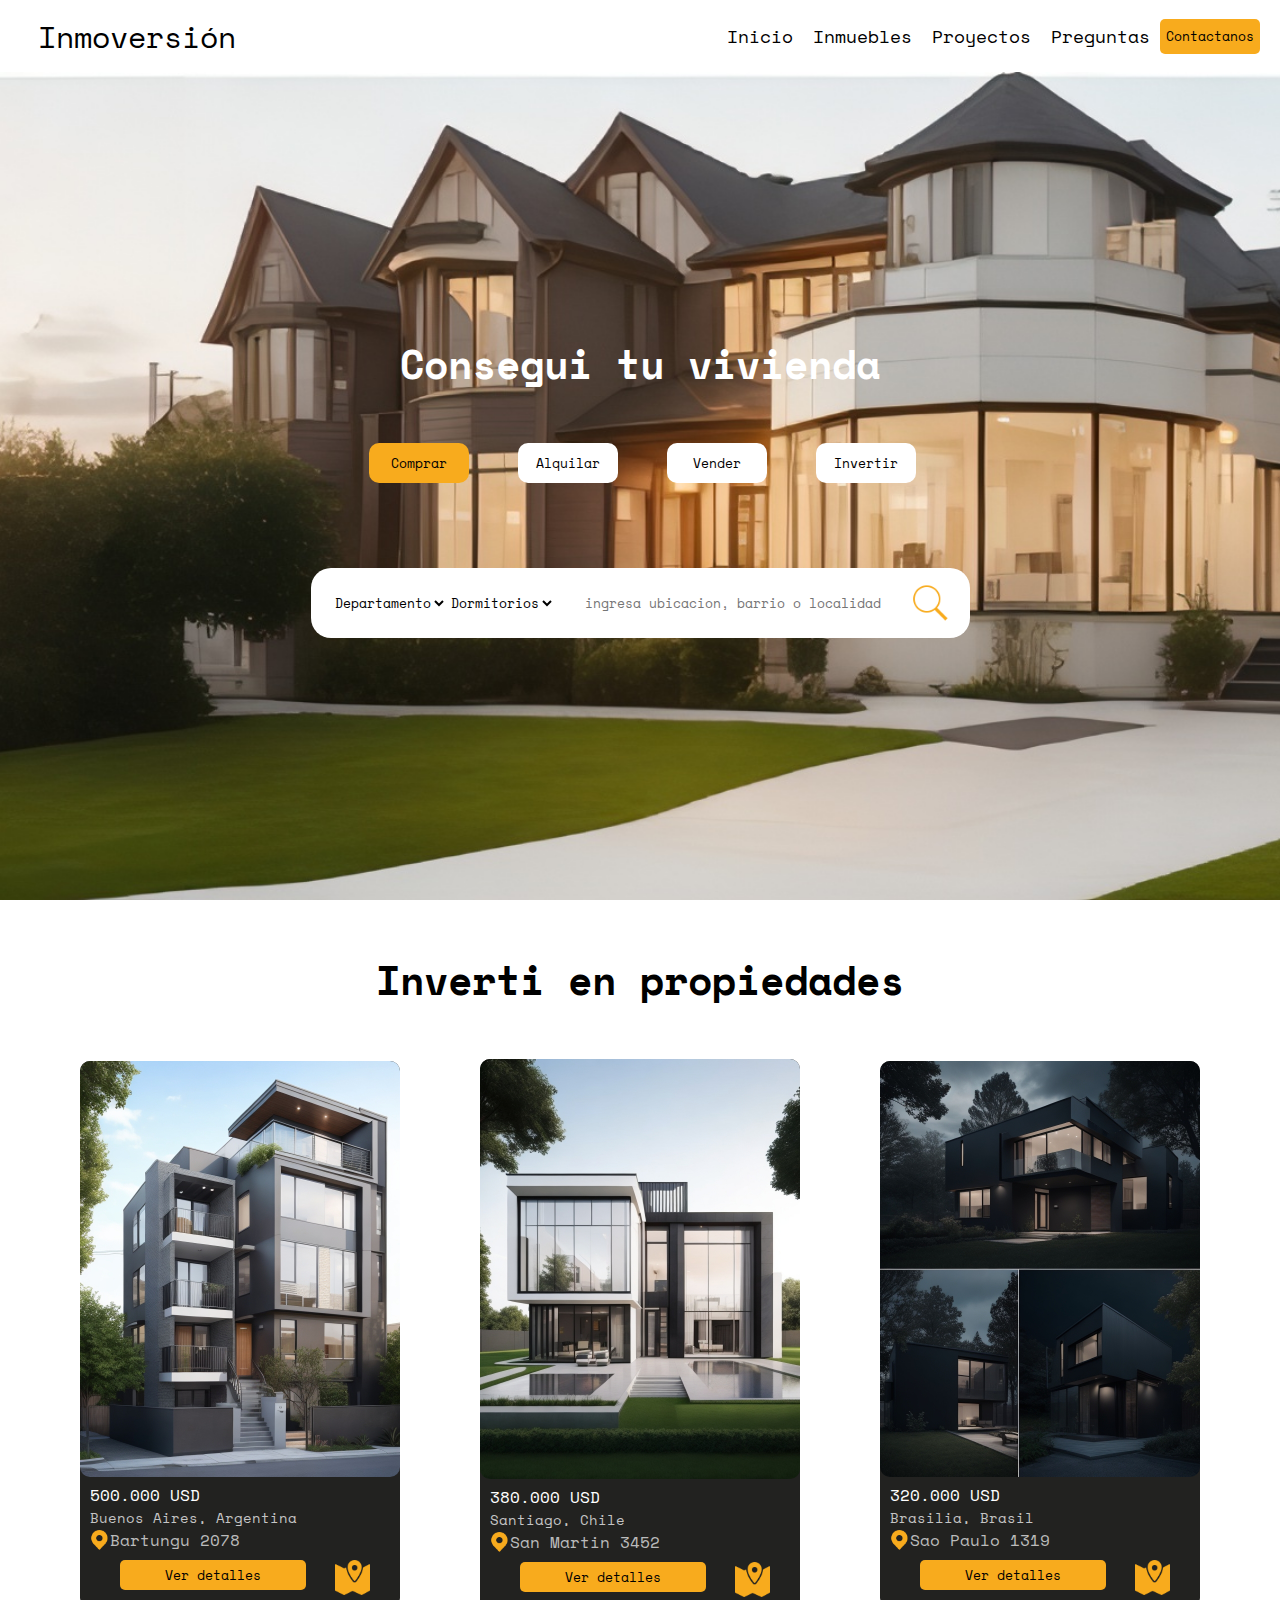
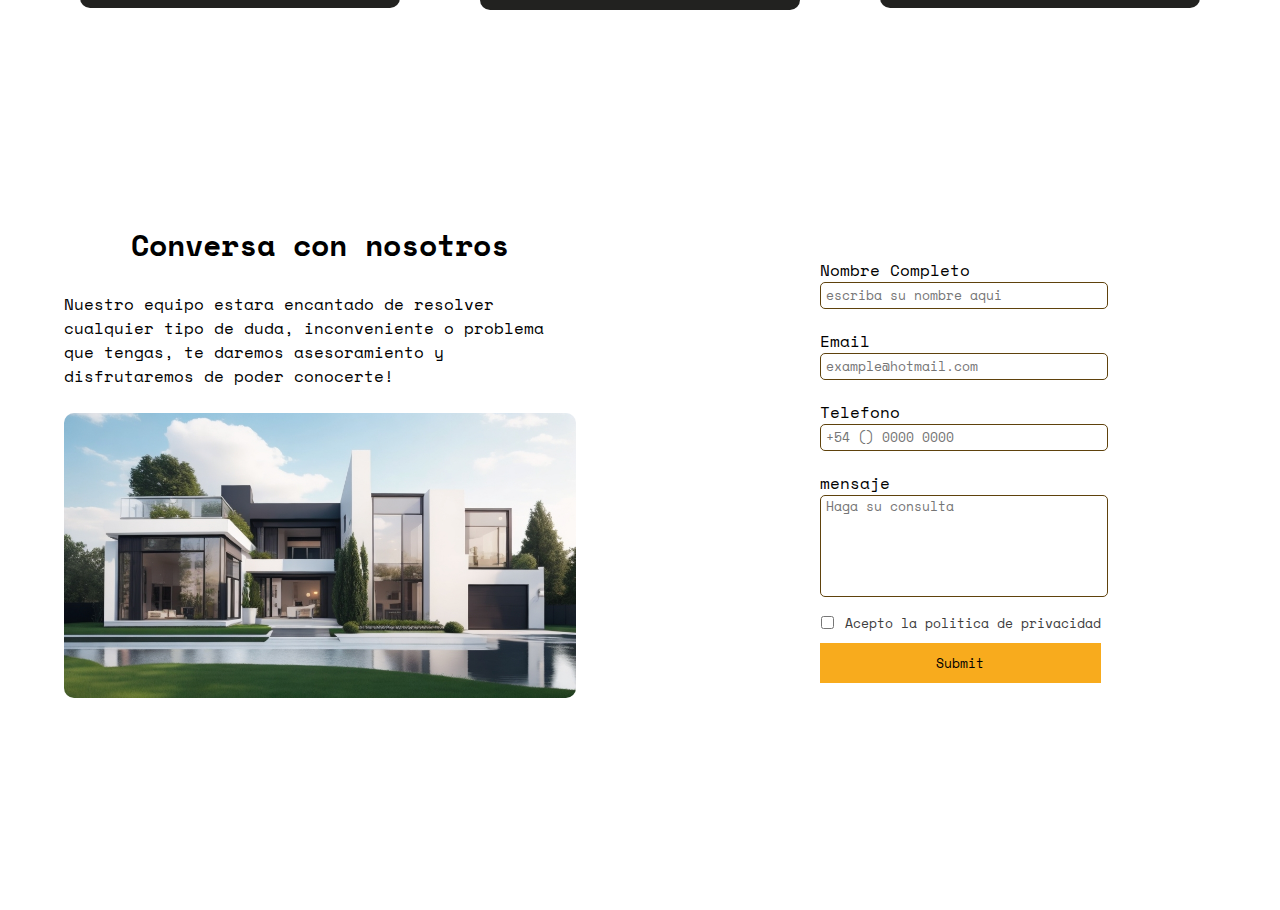
<file: index.html>
<!DOCTYPE html>
<html lang="en">
<head>
    <meta charset="UTF-8">
    <meta name="viewport" content="width=device-width, initial-scale=1.0">
    <link rel="stylesheet" href="style.css">
    <title>Document</title>
</head>
<body>
    <header class="header">
        <nav class="header__nav">
            <p class="header__logo">Inmoversión</p>
            <div class="header__caja">
                <a class="header__links" href="#hero">Inicio</a>
                <a class="header__links" href="inmuebles.html">Inmuebles</a>
                <a class="header__links" href="#inversiones">Proyectos</a>
                <a class="header__links" href="">Preguntas</a>
                <a href="#about"><button class="header__contactanos">Contactanos</button></a>
            </div>
            <img class="header__menu" src="assets/img/menu.png" alt="">
        </nav>
    </header>
    <main>
        <section class="hero" id="hero">

            <!-- BUSCADOR BUSCADOR -->
            <div class="hero__caja">
                    <div class="hero__caja--titulo">
                        <h1 class="hero__h1">Consegui tu<span> vivienda</span></h1>
                    </div>
                    
                    <div class="hero__caja--botones">
                        <button class="hero__botones">Comprar</button>
                        <button class="hero__botones">Alquilar</button>
                        <button class="hero__botones">Vender</button>
                        <button class="hero__botones">Invertir</button>
                    </div>
                <div class="hero__buscador">
                    <div class="hero__localidad">
                        <select name="" id="">
                            <option value="">Departamento</option>
                            <option value="">Casa</option>
                            <option value="">Mansion</option>
                            <option value="">Terreno</option>
                            <option value="">Oficina</option>
                        </select>
                        <select name="" id="">
                            <option value="">Dormitorios</option>
                            <option value="">Oficinas</option>
                            <option value="">Baños</option>
                        </select>
                    </div>
                    <div class="hero__lupa">
                        <input type="text" placeholder="ingresa ubicacion, barrio o localidad">
                    </div>
                    <div class="hero__imagen">
                        <img src="assets/icons8-search-50.png" alt="">
                    </div>
                </div>
            </div>

        </section>
        <section class="inversiones" id="inversiones">
            <h2 class="inversiones__h2">Inverti en propiedades</h2>
            <div class="inversiones__caja">
                <div class="inversiones__caja--cartas">
                    <img class="inversiones__imagen" src="assets/izquierda.jpg" alt="">
                    <div class="contenido_carta">
                        <p>500.000 USD</p>
                        <p class="localidad_carta">Buenos Aires, Argentina</p>
                        <div class="inversiones__caja--detalles">
                            <img src="assets/icons8-location-32.png" alt="">
                            <p class="calle_carta">Bartungu 2078</p>
                        </div>
                        <div class="inversiones__caja--carta">
                            <button class="inversiones__boton">Ver detalles</button>
                            <img src="assets/icons8-map-marker-50.png" alt="">
                        </div>
                    </div>
                </div>  

                <div class="inversiones__caja--cartas">
                    <img class="inversiones__imagen" src="assets/medio.jpg" alt="">
                    <div class="contenido_carta">
                        <p>380.000 USD</p>
                        <p class="localidad_carta">Santiago, Chile</p>
                        <div class="inversiones__caja--detalles">
                            <img src="assets/icons8-location-32.png" alt="">
                            <p class="calle_carta">San Martin 3452</p>
                        </div>
                        <div class="inversiones__caja--carta">
                            <button class="inversiones__boton">Ver detalles</button>
                            <img src="assets/icons8-map-marker-50.png" alt="">
                        </div>
                    </div>
                </div>  

                <div class="inversiones__caja--cartas">
                    <img class="inversiones__imagen" src="assets/derecha.jpg" alt="">
                    <div class="contenido_carta">
                        <p>320.000 USD</p>
                        <p class="localidad_carta">Brasilia, Brasil</p>
                        <div class="inversiones__caja--detalles">
                            <img src="assets/icons8-location-32.png" alt="">
                            <p class="calle_carta">Sao Paulo 1319</p>
                        </div>
                        <div class="inversiones__caja--carta">
                            <button class="inversiones__boton">Ver detalles</button>
                            <img src="assets/icons8-map-marker-50.png" alt="">
                        </div>
                    </div>
                </div>    
            </div>    
        </section>

        <section class="about" id="about">
            <div class="about__izquierda">
                <h3 class="about__h3">Conversa con nosotros</h3>
                <p class="about__texto">Nuestro equipo estara encantado de resolver cualquier tipo de duda, inconveniente o problema que tengas, 
                    te daremos asesoramiento y disfrutaremos de poder conocerte!</p>
                    <img class="about__img" src="assets/DreamShaper_v7_image_of_a_modern_mansion_for_buying_and_sellin_1.jpg" alt="">
            </div>
            <div class="about__derecha">
                <form action="">
                    <label class="about__label" for="">Nombre Completo</label>
                    <input class="about__input" type="text" placeholder="escriba su nombre aqui">
                    <label class="about__label" for="">Email</label>
                    <input class="about__input" type="email" placeholder="example@hotmail.com">
                    <label class="about__label" for="">Telefono</label>
                    <input class="about__input" type="number" placeholder="+54 () 0000 0000">
                    <label class="about__label" for="">mensaje</label>
                    <textarea class="about__consulta" name="" id="" cols="30" rows="10" placeholder="Haga su consulta"></textarea>
                    <div class="about__checkbox">
                        <input type="checkbox" name="" id="">
                    <p>Acepto la politica de privacidad</p>
                    </div>
                         <input class="about__submit" type="submit">
                </form>
            </div>
        </section>
    </main>
    <footer></footer>
</body>
</html>
</file>
<file: style.css>
@import url('https://fonts.googleapis.com/css2?family=Crimson+Text&family=Lato&family=Roboto:wght@300;400&family=Space+Mono&display=swap');
@import url('https://fonts.googleapis.com/css2?family=Cormorant+Garamond&family=Lora&family=Montserrat+Alternates&family=Playfair+Display&display=swap');

* {
    padding: 0;
    margin: 0;
    text-decoration: none;
    font-family: 'Crimson Text', serif;
    font-family: 'Lato', sans-serif;
    font-family: 'Roboto', sans-serif;
    font-family: 'Space Mono', monospace;
}

:root {
    --principal: rgb(248, 171, 29);
}

.header {
    height: 8vh;
    
.header__nav {
    display: flex;
    align-items: center;
    height: 8vh;
    justify-content: space-between;
}

.header__logo {
    margin-left: 3%;
    font-size: 30px;
}

.header__caja{
    display: flex;
    justify-content: space-evenly;
    align-items: center;
}
.header__links {
    margin: 0 10px;
    font-size: 18px;
    color: black;
}
.header__links:hover {
    cursor: pointer;
    color: rgb(255, 166, 0);
    border-bottom: 1px solid;
}

.header__contactanos {
    background-color: #f8ab1d;
    border: none;
    height: 35px;
    width: 100px;
    border-radius: 5px;
    margin-right: 20px;
}

.header__contactanos:hover{
    cursor: pointer;
    border-radius: 20px;
    transition: 1s;
}

.header__menu {
    height: 40px;
    display: none;
}
@media(max-width:790px) {
    .header__nav {
        justify-content: space-evenly;
    }
    .header__caja {
        display: none;
    }
    .header__menu {
        display: block;
    }
}
}

/* SECCION N1 SECCION N1*/
.hero {
    height: 92vh;
    background: url(assets/Proyecto\ nuevoa.jpg);
    background-position: center;
    background-repeat: no-repeat;
    background-size: cover;
    
.hero__caja {
    height: 100%;
    display: flex;
    flex-direction: column;
    justify-content: center;
    align-items: center;
}

.hero__caja--titulo {
    text-align: center;
    margin-bottom: 50px;
}

.hero__h1 {
    font-size: 40px;
    color: rgb(255, 255, 255);
}

.hero__caja--botones {
    display: flex;
    justify-content: space-evenly;
    width: 50%;
    height: 15%;
    align-items: flex-start;
}

.hero__botones:first-child {
    background-color: #f8ab1d;
}

.hero__botones{
    margin-left: 5px;
    height: 40px;
    width: 100px;
    background-color: white;
    border: none;
    border-radius: 10px;
}
.hero__botones:hover {
    background-color: #f8ab1d;
    cursor: pointer;
    transition: 0.5s;
}

.hero__buscador {
    border-radius: 20px;
    display: flex;
    padding-right: 20px;
    height: 70px;
    background-color: rgb(255, 255, 255);
}


.hero__localidad {
    margin-left: 20px;
    display: flex;
    height: 100%;
}

.hero__localidad select {
    background-color: white;
    border: none;
}

.hero__lupa input {
    width: 325px;
    height: 100%;
    border: none;
    margin-left: 30px;
}

.hero__imagen {
    display: flex;
    align-items: center;
    justify-content: center;
}

.hero__buscador img {
    width: 40px;
    height: 40px;
}

@media (max-width:700px) {
    .hero__localidad{
        height: 50px;
    }
    .hero__buscador img{
        display: none;
    }
    .hero__lupa input{
        margin-left: 0;
        width: 300px;
    }
    .hero__buscador {
        padding: 0;
        align-items: center;
        justify-content: space-evenly;
        flex-direction: column;
        width: 310px;
        height: 150px;
    }
}

}

input, select {
    outline-style: none;
}

/*SECCION 2 SECCION2*/

.inversiones {
    height: 100%;
    
.inversiones__h2 {
    text-align: center;
    margin: 50px 0;
    font-size: 40px;
}

.inversiones__caja {
    color: white;
    display: flex;
    justify-content: space-evenly;
    align-items: center;
}

.inversiones__caja--cartas {
    width: 25%;
    background-color: #222220;
    border-radius: 10px;
}

.inversiones__imagen {
    border-radius: 10px;
    width: 100%;
}
@media(max-width: 780px) {
    .inversiones__caja{
        flex-direction: column;
    }
    .inversiones__caja--cartas{
        margin-top: 20px;
        width: 55%;
    }
}
@media(max-width: 780px){
    .inversiones__caja--cartas{
        width: 100%;
    }
}

.inversiones__boton{
    width: 60%;
    height: 30px;
    border-radius: 5px;
    margin-bottom: 10px;
    border-style: none;
    background-color: #f8ab1d;
}

.inversiones__boton:hover{
    border-radius: 10px;
    transition: 1s;
    cursor: pointer;
}

.inversiones__caja--detalles{
    display: flex;
    align-items: center;
}
.inversiones__caja--detalles img{
    width: 20px;
    height: 20px;
}

.inversiones__caja--carta {
    display: flex;
    justify-content: space-evenly;
}

.inversiones__caja--carta img:hover{
    cursor: pointer;
}
.inversiones__caja--carta img {
    width: 35px;
    height: 35px;
}

.inversiones__caja--carta {
    margin: 8px 0;
    display: flex;
}

.localidad_carta {
    font-size: 14px;
    color: rgb(197, 197, 197);
}

.calle_carta {
    color: rgb(187, 187, 187);
}

.contenido_carta {
    margin-left: 10px;
}

}



/* SECCION 3*/

.about {
    display: grid;
    grid-template-columns: 50% 50%;
    height: 100vh;
    
.about__h3 {
    font-size: 30px;
}


.about__izquierda {
    margin: auto;
    display: flex;
    flex-direction: column;
    align-items: center;
    width: 80%;
}

.about__img {
    width:100%;
    border-radius: 10px;
}

.about__texto {
    margin: 25px 0;
}

.about__derecha {
    margin: auto;
    width: 80%;
    display: flex;
    justify-content: center;
    align-items: center;
}

.about__label {
    margin-top: 20px;
    display: block;
}

.about__input {
    height: 25px;
    width: 100%;
    border:  1px solid #5f420c;
    border-radius: 5px;
    padding-left: 5px;
}

.about__checkbox input{
    margin-right: 10px;
    width: 15px;
}

.about__checkbox {
    margin: 10px 0;
    font-size: 13px;
    display: flex;
    justify-content: center;
    align-items: center;
    color: #3d3d3d;
}

.about__consulta {
    height: 100px;
    width: 100%;
    border-radius: 5px;
    border:  1px solid #5f420c;
    resize: none;
    padding-left: 5px;
}

.about__submit {
    width: 100%;
    height: 40px;
    background-color: #f8ab1d;
    border: none;
}
.about__submit:hover {
    border-radius: 10px;
    cursor: pointer;
    transition: 1s;
}
}
@media(max-width: 780px) {
    .about {
        margin-top: 50px;
        grid-template-columns: 100%;
    }
}
</file>
